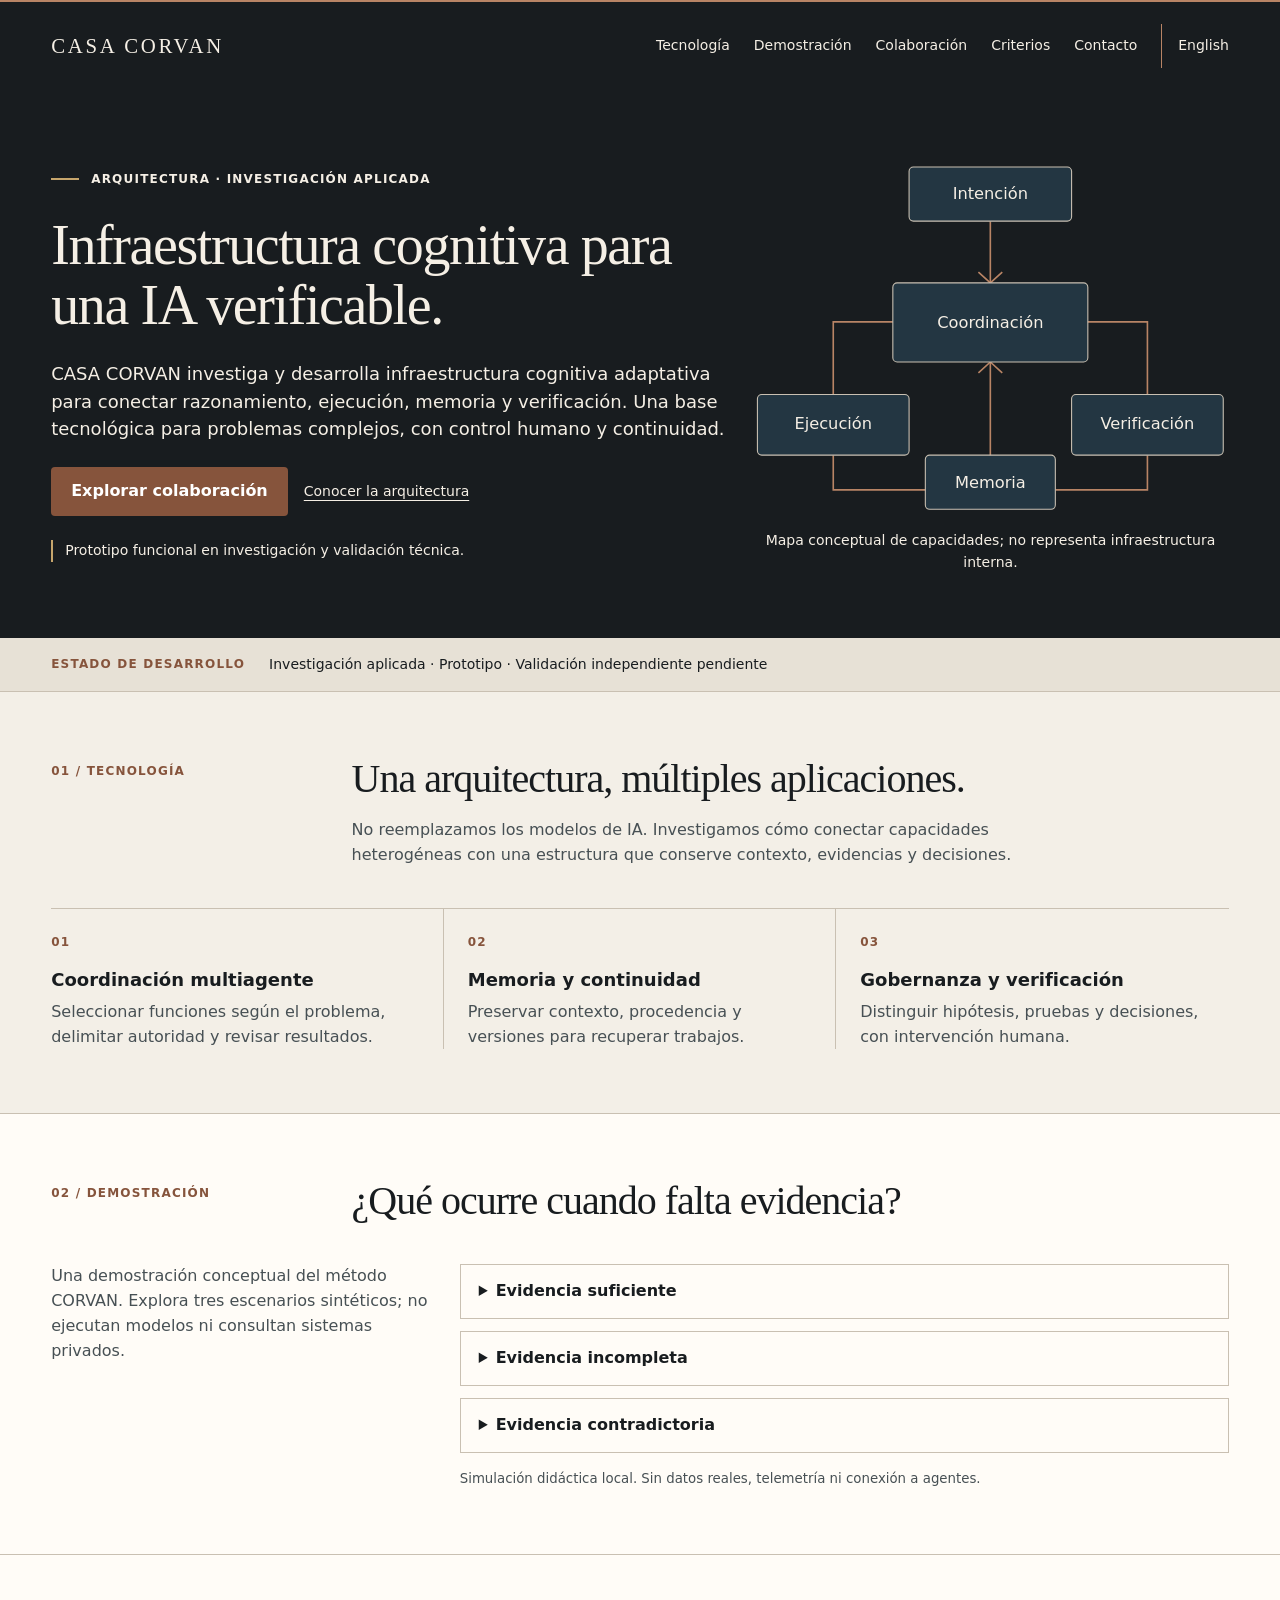
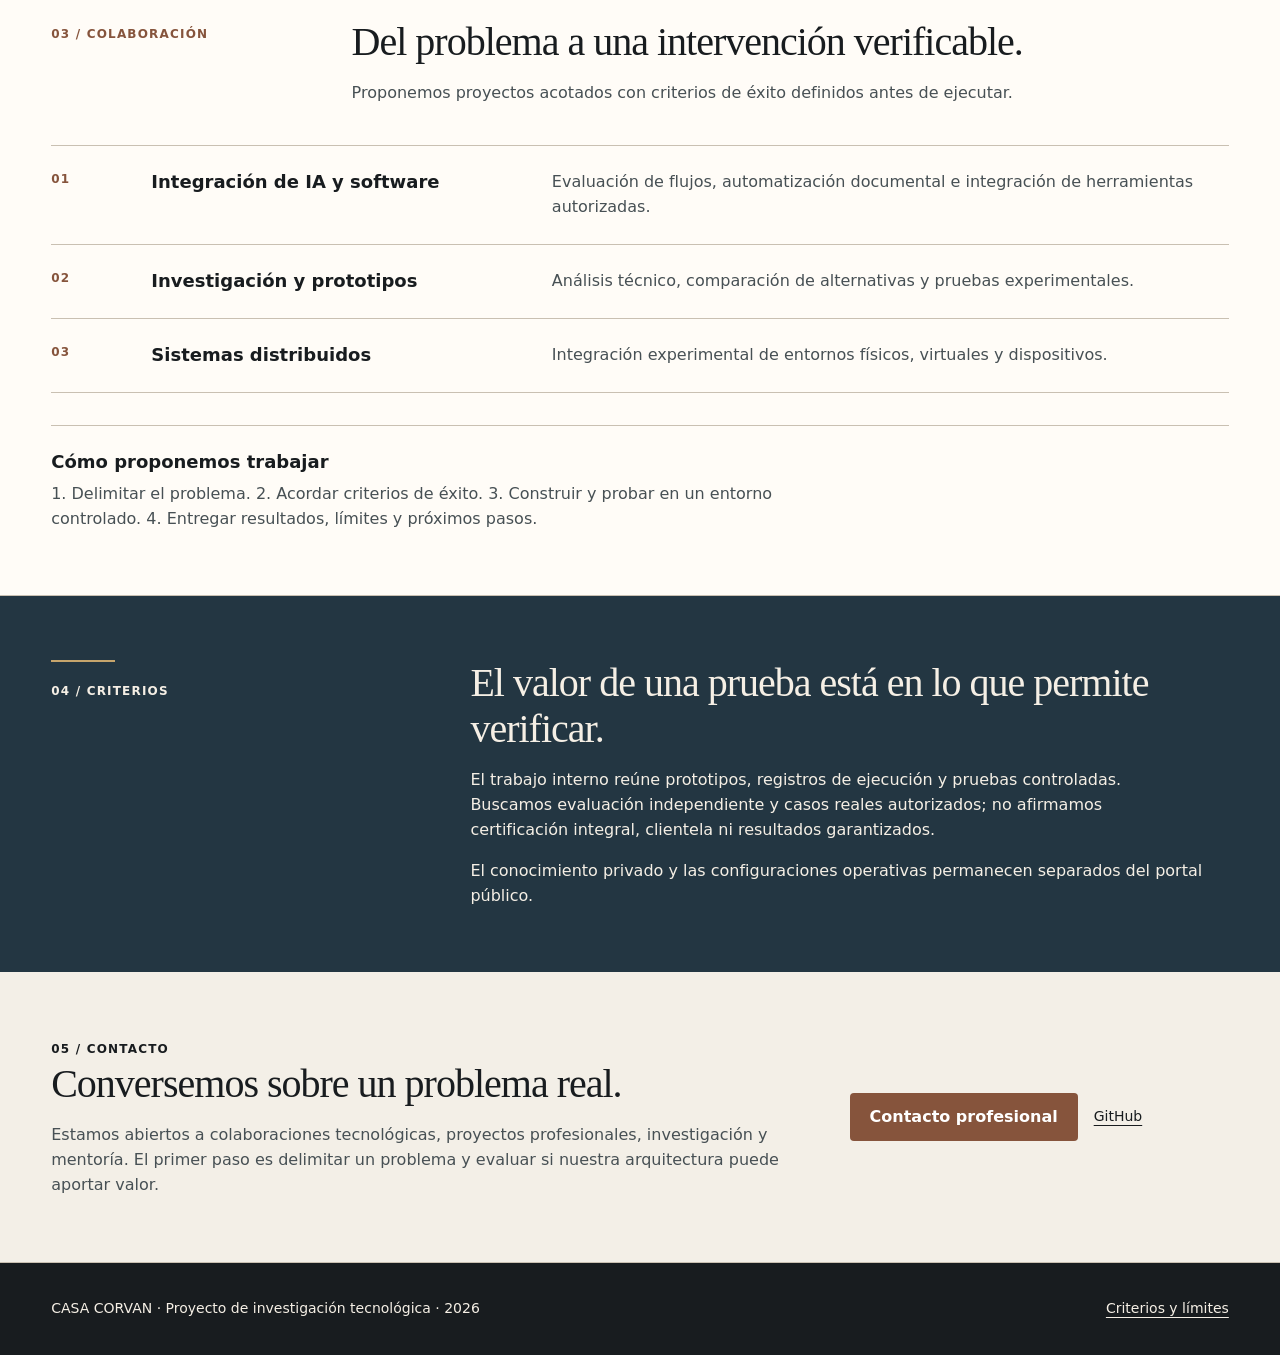
<file: index.html>
<!doctype html>
<html lang="es"><head><meta charset="utf-8"><meta name="viewport" content="width=device-width,initial-scale=1"><meta name="description" content="Arquitectura de IA, investigación aplicada y sistemas verificables."><meta name="theme-color" content="#181C1F"><link rel="canonical" href="https://fernando-corvan.github.io/"><link rel="alternate" hreflang="es" href="https://fernando-corvan.github.io/"><link rel="alternate" hreflang="en" href="https://fernando-corvan.github.io/en.html"><link rel="alternate" hreflang="x-default" href="https://fernando-corvan.github.io/"><meta property="og:type" content="website"><meta property="og:title" content="CASA CORVAN | Infraestructura cognitiva"><title>CASA CORVAN | Infraestructura cognitiva</title><link rel="stylesheet" href="style.css"></head>
<body><a class="skip" href="#contenido">Saltar al contenido</a><header class="header"><div class="wrap head"><a class="brand" href="#inicio">CASA CORVAN</a><nav class="nav" aria-label="Navegación principal"><a href="#tecnologia">Tecnología</a><a href="#demostracion">Demostración</a><a href="#colaboracion">Colaboración</a><a href="#criterios">Criterios</a><a href="#contacto">Contacto</a><a class="lang" href="en.html" hreflang="en">English</a></nav></div></header><main id="contenido">
<section class="hero" id="inicio"><div class="wrap hero-grid"><div class="hero-copy"><span class="eyebrow">Arquitectura · Investigación aplicada</span><h1>Infraestructura cognitiva para una IA verificable.</h1><p>CASA CORVAN investiga y desarrolla infraestructura cognitiva adaptativa para conectar razonamiento, ejecución, memoria y verificación. Una base tecnológica para problemas complejos, con control humano y continuidad.</p><div class="actions"><a class="button" href="#contacto">Explorar colaboración</a><a class="textlink" href="#tecnologia">Conocer la arquitectura</a></div><p class="note">Prototipo funcional en investigación y validación técnica.</p></div><figure class="hero-figure"><svg viewBox="0 0 440 340" role="img" aria-label="Mapa conceptual de capacidades; no representa infraestructura interna." xmlns="http://www.w3.org/2000/svg"><g fill="none" stroke="#B88465" stroke-width="1.5"><path d="M220 62V119M150 155H75V222M290 155H365V222M75 278V310H365V278M220 310V192"/><path d="M209 109L220 119L231 109M209 202L220 192L231 202"/></g><g fill="#233642" stroke="#C9C0B2"><rect x="145" y="12" width="150" height="50" rx="4"/><rect x="130" y="119" width="180" height="73" rx="4"/><rect x="5" y="222" width="140" height="56" rx="4"/><rect x="295" y="222" width="140" height="56" rx="4"/><rect x="160" y="278" width="120" height="50" rx="4"/></g><g fill="#F5EFE5" text-anchor="middle" font-size="15" font-family="system-ui,sans-serif"><text x="220" y="42">Intención</text><text x="220" y="161">Coordinación</text><text x="75" y="254">Ejecución</text><text x="365" y="254">Verificación</text><text x="220" y="308">Memoria</text></g></svg><figcaption>Mapa conceptual de capacidades; no representa infraestructura interna.</figcaption></figure></div></section>
<div class="strip"><div class="wrap"><strong>Estado de desarrollo</strong><span>Investigación aplicada · Prototipo · Validación independiente pendiente</span></div></div>
<span class="legacy-anchor" id="proyectos"></span><section class="section" id="tecnologia"><div class="wrap"><div class="section-head"><span class="label">01 / Tecnología</span><div><h2>Una arquitectura, múltiples aplicaciones.</h2><p>No reemplazamos los modelos de IA. Investigamos cómo conectar capacidades heterogéneas con una estructura que conserve contexto, evidencias y decisiones.</p></div></div><div class="columns"><article><div class="ordinal">01</div><h3>Coordinación multiagente</h3><p>Seleccionar funciones según el problema, delimitar autoridad y revisar resultados.</p></article><article><div class="ordinal">02</div><h3>Memoria y continuidad</h3><p>Preservar contexto, procedencia y versiones para recuperar trabajos.</p></article><article><div class="ordinal">03</div><h3>Gobernanza y verificación</h3><p>Distinguir hipótesis, pruebas y decisiones, con intervención humana.</p></article></div></div></section>
<section class="section paper" id="demostracion"><div class="wrap"><div class="section-head"><span class="label">02 / Demostración</span><div><h2>¿Qué ocurre cuando falta evidencia?</h2></div></div><div class="demo"><p class="demo-intro">Una demostración conceptual del método CORVAN. Explora tres escenarios sintéticos; no ejecutan modelos ni consultan sistemas privados.</p><div><details><summary>Evidencia suficiente</summary><p>Resultado: continuar a revisión humana. La evidencia corresponde a la afirmación y permite evaluarla; no implica aprobación automática.</p></details><details><summary>Evidencia incompleta</summary><p>Resultado: solicitar información faltante. La hipótesis se mantiene abierta y no se presenta como hecho.</p></details><details><summary>Evidencia contradictoria</summary><p>Resultado: detener la conclusión. Revisar la procedencia y resolver el conflicto antes de decidir.</p></details><small>Simulación didáctica local. Sin datos reales, telemetría ni conexión a agentes.</small></div></div></div></section>
<section class="section paper" id="colaboracion"><div class="wrap"><div class="section-head"><span class="label">03 / Colaboración</span><div><h2>Del problema a una intervención verificable.</h2><p>Proponemos proyectos acotados con criterios de éxito definidos antes de ejecutar.</p></div></div><div class="rows"><article><span class="ordinal">01</span><h3>Integración de IA y software</h3><p>Evaluación de flujos, automatización documental e integración de herramientas autorizadas.</p></article><article><span class="ordinal">02</span><h3>Investigación y prototipos</h3><p>Análisis técnico, comparación de alternativas y pruebas experimentales.</p></article><article><span class="ordinal">03</span><h3>Sistemas distribuidos</h3><p>Integración experimental de entornos físicos, virtuales y dispositivos.</p></article></div><div class="method"><h3>Cómo proponemos trabajar</h3><p>1. Delimitar el problema. 2. Acordar criterios de éxito. 3. Construir y probar en un entorno controlado. 4. Entregar resultados, límites y próximos pasos.</p></div></div></section>
<span class="legacy-anchor" id="memoria"></span><span class="legacy-anchor" id="principios"></span><section class="band" id="criterios"><div class="wrap"><div><div class="rule"></div><span class="label">04 / Criterios</span></div><div><h2>El valor de una prueba está en lo que permite verificar.</h2><p>El trabajo interno reúne prototipos, registros de ejecución y pruebas controladas. Buscamos evaluación independiente y casos reales autorizados; no afirmamos certificación integral, clientela ni resultados garantizados.</p><p>El conocimiento privado y las configuraciones operativas permanecen separados del portal público.</p></div></div></section>
<section class="section" id="contacto"><div class="wrap contact"><div><span class="label">05 / Contacto</span><h2>Conversemos sobre un problema real.</h2><p>Estamos abiertos a colaboraciones tecnológicas, proyectos profesionales, investigación y mentoría. El primer paso es delimitar un problema y evaluar si nuestra arquitectura puede aportar valor.</p></div><div class="actions"><a class="button" href="https://www.linkedin.com/in/juan-fernando-segundo-lopez">Contacto profesional</a><a class="textlink" href="https://github.com/Fernando-corvan">GitHub</a></div></div></section>
</main><footer class="footer"><div class="wrap"><span>CASA CORVAN · Proyecto de investigación tecnológica · 2026</span><a href="#criterios">Criterios y límites</a></div></footer></body></html>
</file>
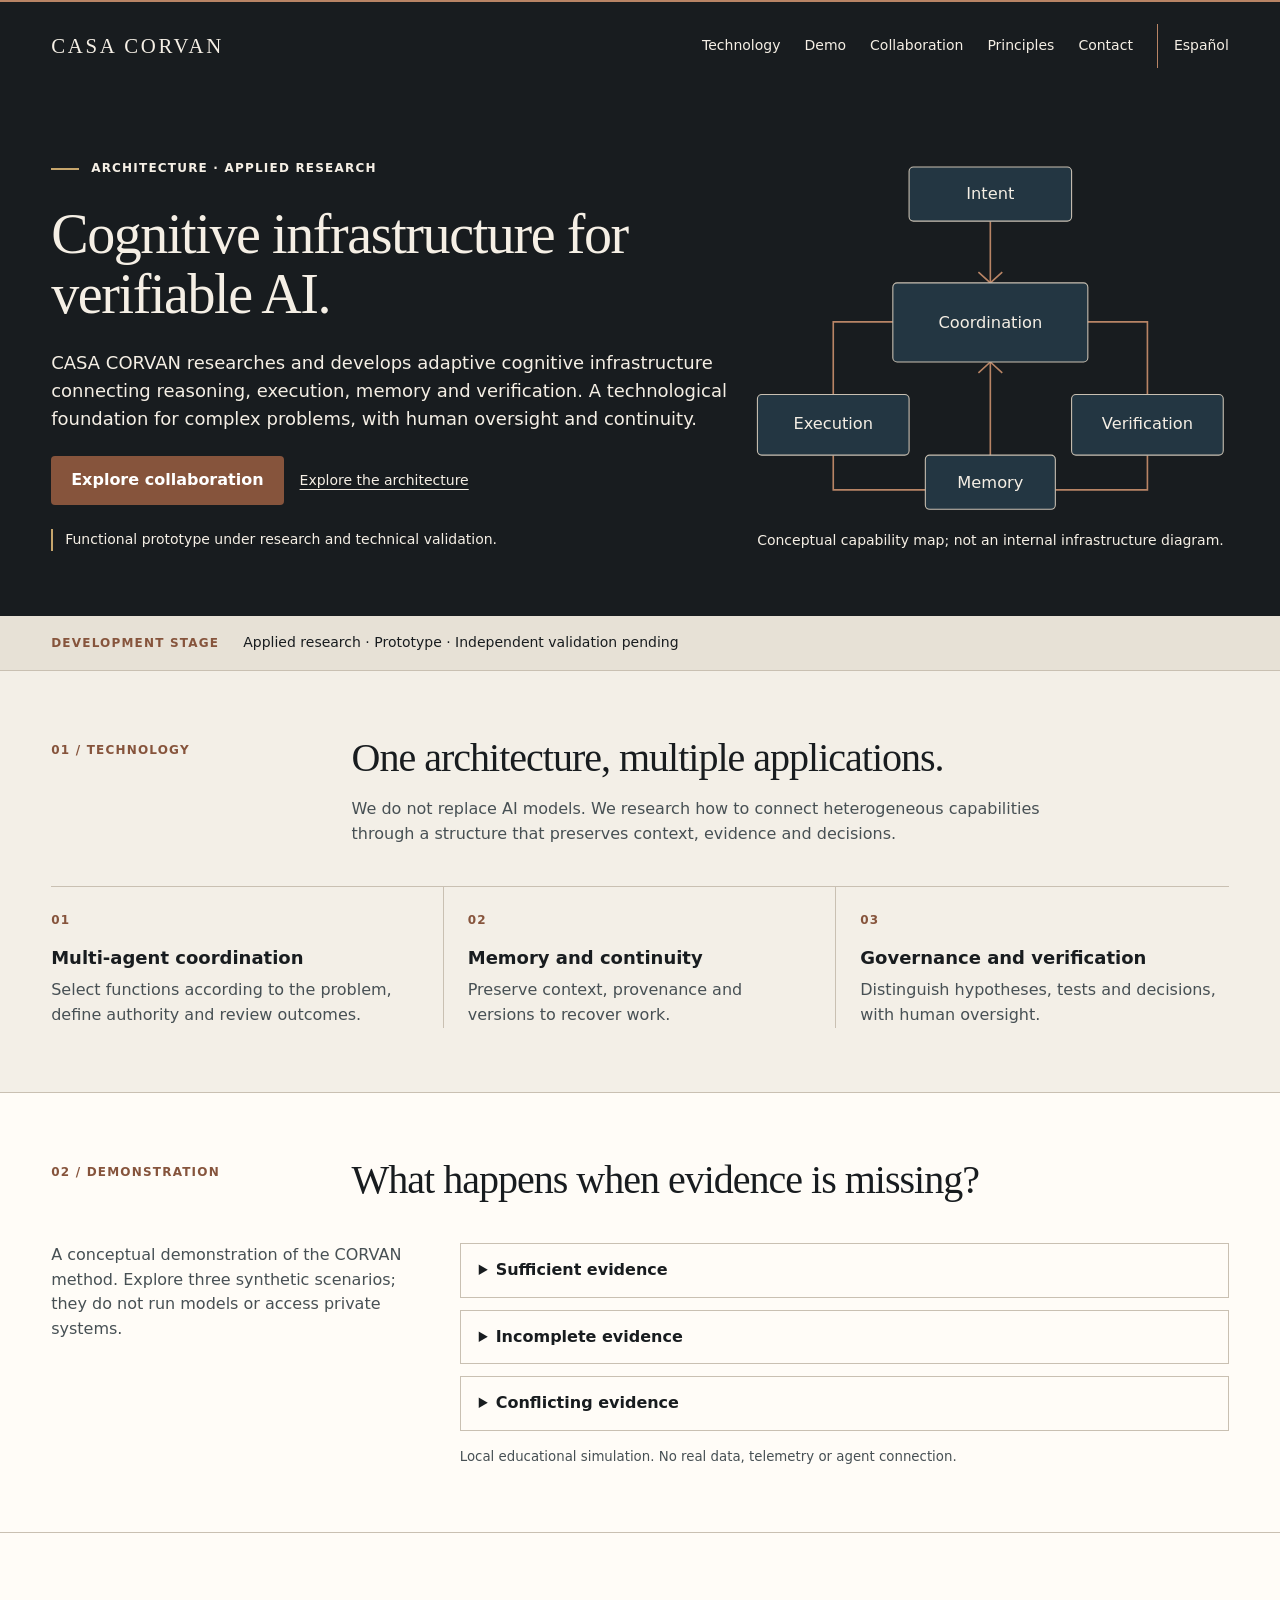
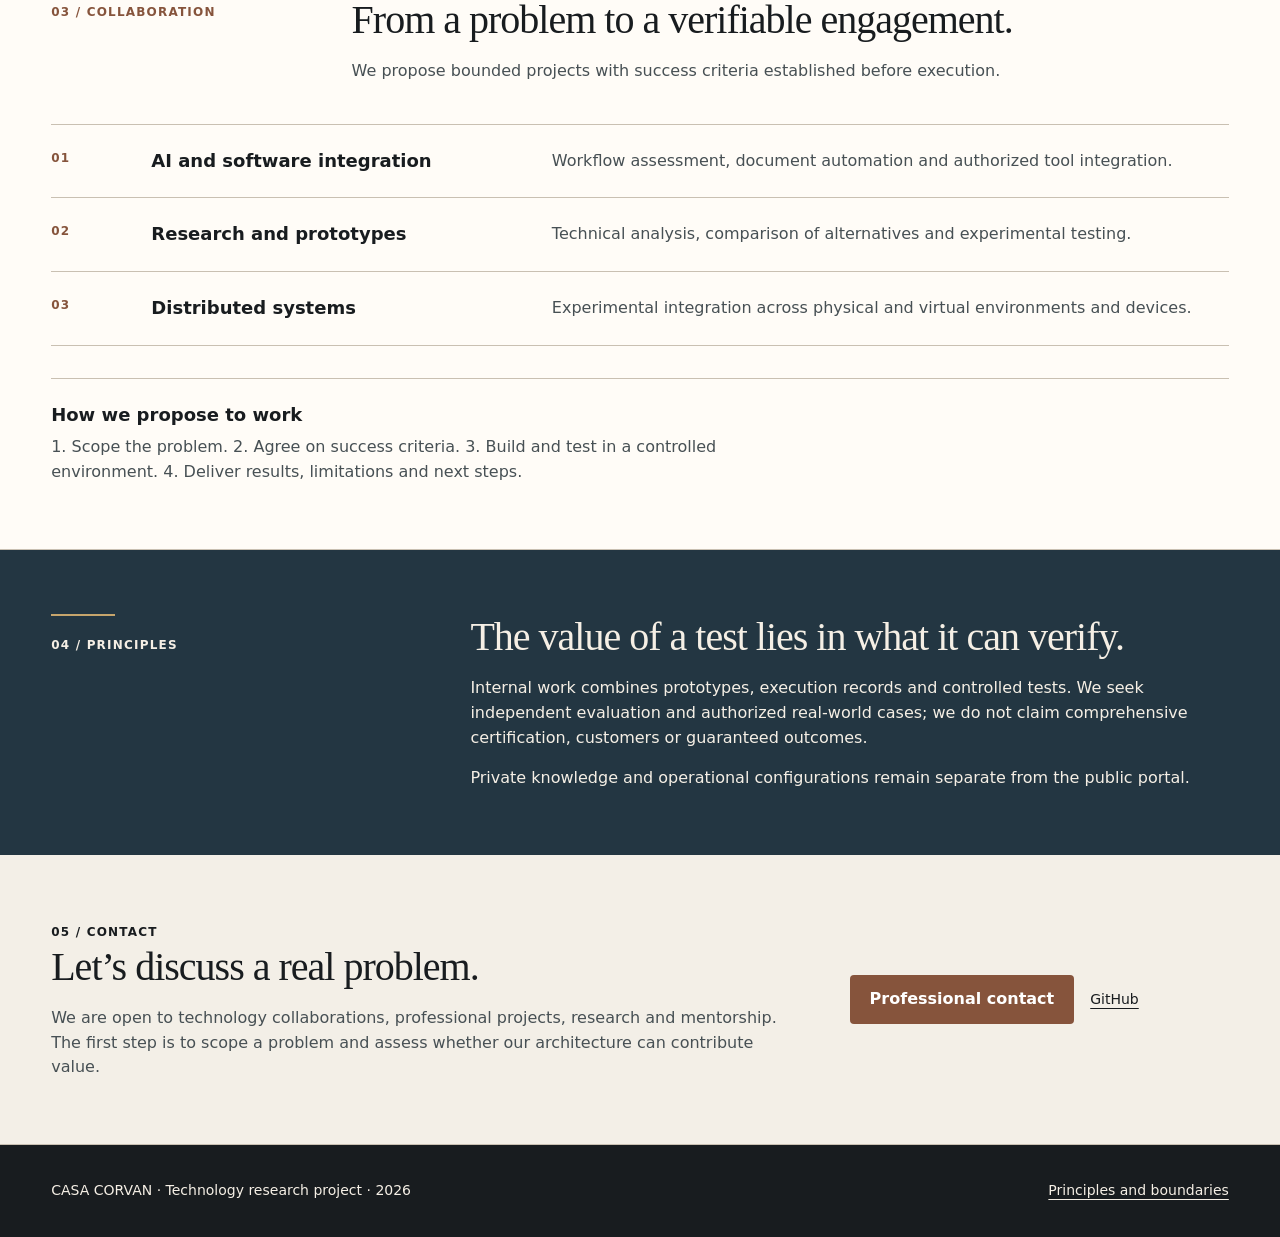
<file: en.html>
<!doctype html>
<html lang="en"><head><meta charset="utf-8"><meta name="viewport" content="width=device-width,initial-scale=1"><meta name="description" content="AI architecture, applied research and verifiable systems."><meta name="theme-color" content="#181C1F"><link rel="canonical" href="https://fernando-corvan.github.io/en.html"><link rel="alternate" hreflang="es" href="https://fernando-corvan.github.io/"><link rel="alternate" hreflang="en" href="https://fernando-corvan.github.io/en.html"><link rel="alternate" hreflang="x-default" href="https://fernando-corvan.github.io/"><meta property="og:type" content="website"><meta property="og:title" content="CASA CORVAN | Cognitive Infrastructure"><title>CASA CORVAN | Cognitive Infrastructure</title><link rel="stylesheet" href="style.css"></head>
<body><a class="skip" href="#contenido">Skip to content</a><header class="header"><div class="wrap head"><a class="brand" href="#inicio">CASA CORVAN</a><nav class="nav" aria-label="Main navigation"><a href="#tecnologia">Technology</a><a href="#demostracion">Demo</a><a href="#colaboracion">Collaboration</a><a href="#criterios">Principles</a><a href="#contacto">Contact</a><a class="lang" href="index.html" hreflang="es">Español</a></nav></div></header><main id="contenido">
<section class="hero" id="inicio"><div class="wrap hero-grid"><div class="hero-copy"><span class="eyebrow">Architecture · Applied research</span><h1>Cognitive infrastructure for verifiable AI.</h1><p>CASA CORVAN researches and develops adaptive cognitive infrastructure connecting reasoning, execution, memory and verification. A technological foundation for complex problems, with human oversight and continuity.</p><div class="actions"><a class="button" href="#contacto">Explore collaboration</a><a class="textlink" href="#tecnologia">Explore the architecture</a></div><p class="note">Functional prototype under research and technical validation.</p></div><figure class="hero-figure"><svg viewBox="0 0 440 340" role="img" aria-label="Conceptual capability map; not an internal infrastructure diagram." xmlns="http://www.w3.org/2000/svg"><g fill="none" stroke="#B88465" stroke-width="1.5"><path d="M220 62V119M150 155H75V222M290 155H365V222M75 278V310H365V278M220 310V192"/><path d="M209 109L220 119L231 109M209 202L220 192L231 202"/></g><g fill="#233642" stroke="#C9C0B2"><rect x="145" y="12" width="150" height="50" rx="4"/><rect x="130" y="119" width="180" height="73" rx="4"/><rect x="5" y="222" width="140" height="56" rx="4"/><rect x="295" y="222" width="140" height="56" rx="4"/><rect x="160" y="278" width="120" height="50" rx="4"/></g><g fill="#F5EFE5" text-anchor="middle" font-size="15" font-family="system-ui,sans-serif"><text x="220" y="42">Intent</text><text x="220" y="161">Coordination</text><text x="75" y="254">Execution</text><text x="365" y="254">Verification</text><text x="220" y="308">Memory</text></g></svg><figcaption>Conceptual capability map; not an internal infrastructure diagram.</figcaption></figure></div></section>
<div class="strip"><div class="wrap"><strong>Development stage</strong><span>Applied research · Prototype · Independent validation pending</span></div></div>
<span class="legacy-anchor" id="proyectos"></span><section class="section" id="tecnologia"><div class="wrap"><div class="section-head"><span class="label">01 / Technology</span><div><h2>One architecture, multiple applications.</h2><p>We do not replace AI models. We research how to connect heterogeneous capabilities through a structure that preserves context, evidence and decisions.</p></div></div><div class="columns"><article><div class="ordinal">01</div><h3>Multi-agent coordination</h3><p>Select functions according to the problem, define authority and review outcomes.</p></article><article><div class="ordinal">02</div><h3>Memory and continuity</h3><p>Preserve context, provenance and versions to recover work.</p></article><article><div class="ordinal">03</div><h3>Governance and verification</h3><p>Distinguish hypotheses, tests and decisions, with human oversight.</p></article></div></div></section>
<section class="section paper" id="demostracion"><div class="wrap"><div class="section-head"><span class="label">02 / Demonstration</span><div><h2>What happens when evidence is missing?</h2></div></div><div class="demo"><p class="demo-intro">A conceptual demonstration of the CORVAN method. Explore three synthetic scenarios; they do not run models or access private systems.</p><div><details><summary>Sufficient evidence</summary><p>Outcome: proceed to human review. Evidence matches the claim and supports evaluation; this does not imply automatic approval.</p></details><details><summary>Incomplete evidence</summary><p>Outcome: request missing information. The hypothesis remains open and is not presented as fact.</p></details><details><summary>Conflicting evidence</summary><p>Outcome: stop the conclusion. Review provenance and resolve the conflict before deciding.</p></details><small>Local educational simulation. No real data, telemetry or agent connection.</small></div></div></div></section>
<section class="section paper" id="colaboracion"><div class="wrap"><div class="section-head"><span class="label">03 / Collaboration</span><div><h2>From a problem to a verifiable engagement.</h2><p>We propose bounded projects with success criteria established before execution.</p></div></div><div class="rows"><article><span class="ordinal">01</span><h3>AI and software integration</h3><p>Workflow assessment, document automation and authorized tool integration.</p></article><article><span class="ordinal">02</span><h3>Research and prototypes</h3><p>Technical analysis, comparison of alternatives and experimental testing.</p></article><article><span class="ordinal">03</span><h3>Distributed systems</h3><p>Experimental integration across physical and virtual environments and devices.</p></article></div><div class="method"><h3>How we propose to work</h3><p>1. Scope the problem. 2. Agree on success criteria. 3. Build and test in a controlled environment. 4. Deliver results, limitations and next steps.</p></div></div></section>
<span class="legacy-anchor" id="memoria"></span><span class="legacy-anchor" id="principios"></span><section class="band" id="criterios"><div class="wrap"><div><div class="rule"></div><span class="label">04 / Principles</span></div><div><h2>The value of a test lies in what it can verify.</h2><p>Internal work combines prototypes, execution records and controlled tests. We seek independent evaluation and authorized real-world cases; we do not claim comprehensive certification, customers or guaranteed outcomes.</p><p>Private knowledge and operational configurations remain separate from the public portal.</p></div></div></section>
<section class="section" id="contacto"><div class="wrap contact"><div><span class="label">05 / Contact</span><h2>Let’s discuss a real problem.</h2><p>We are open to technology collaborations, professional projects, research and mentorship. The first step is to scope a problem and assess whether our architecture can contribute value.</p></div><div class="actions"><a class="button" href="https://www.linkedin.com/in/juan-fernando-segundo-lopez">Professional contact</a><a class="textlink" href="https://github.com/Fernando-corvan">GitHub</a></div></div></section>
</main><footer class="footer"><div class="wrap"><span>CASA CORVAN · Technology research project · 2026</span><a href="#criterios">Principles and boundaries</a></div></footer></body></html>
</file>
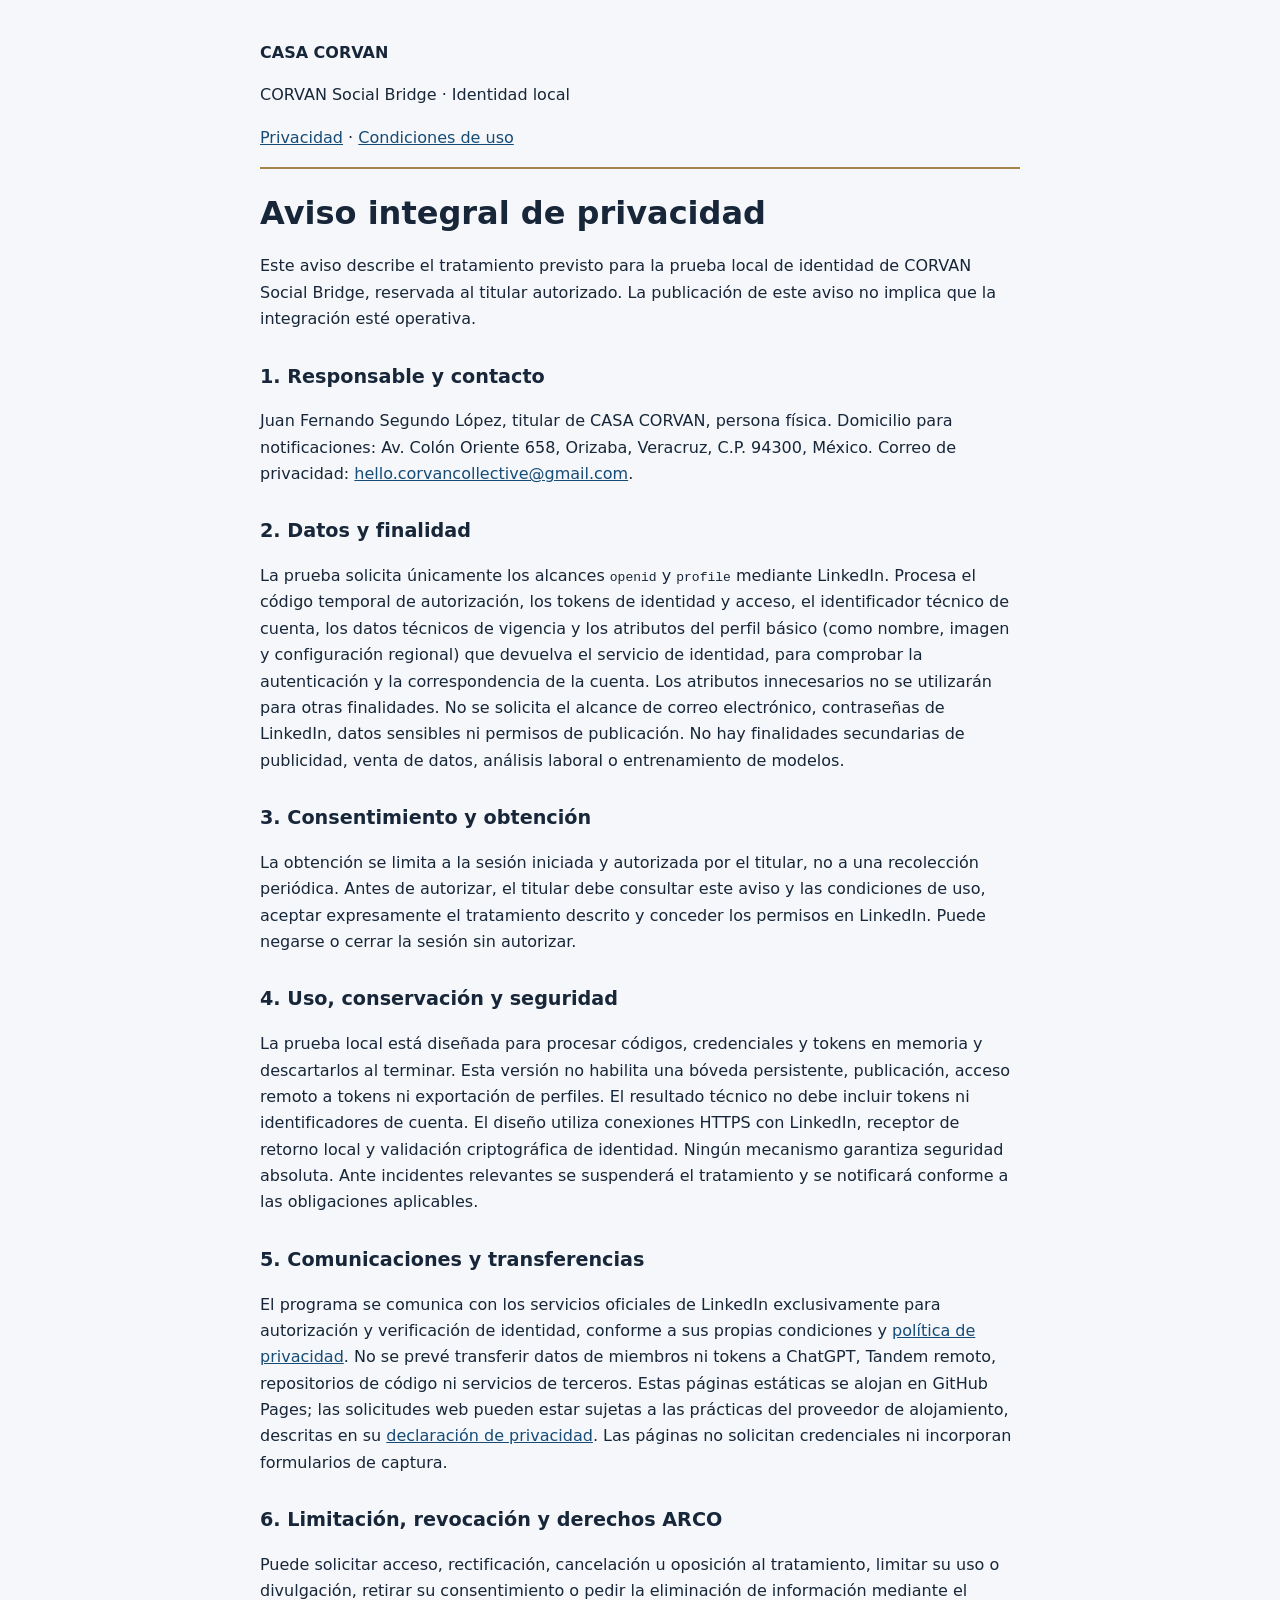
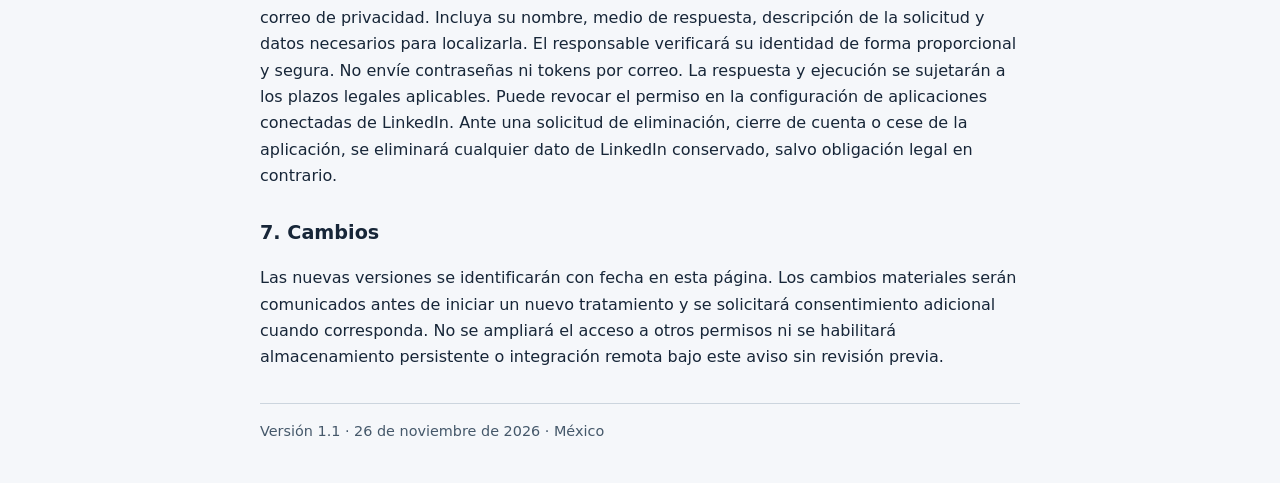
<file: privacy.html>
<!doctype html>
<html lang="es-MX"><head><meta charset="utf-8"><meta name="viewport" content="width=device-width,initial-scale=1"><meta name="referrer" content="no-referrer"><title>Aviso integral de privacidad | CASA CORVAN</title><style>body{font-family:system-ui,-apple-system,sans-serif;line-height:1.65;color:#172638;background:#f5f7fa;margin:0}main{max-width:760px;margin:auto;padding:40px 24px}header{border-bottom:2px solid #a68349;padding-bottom:16px;margin-bottom:26px}h1{font-size:2rem;line-height:1.15}h2{font-size:1.2rem;margin-top:28px}a{color:#164b76}footer{margin-top:32px;border-top:1px solid #ccd5de;padding-top:16px;color:#45586a;font-size:.9rem}</style></head><body><main><header><strong>CASA CORVAN</strong><p>CORVAN Social Bridge · Identidad local</p><nav><a href="./privacy.html">Privacidad</a> · <a href="./terms.html">Condiciones de uso</a></nav></header><h1>Aviso integral de privacidad</h1><p>Este aviso describe el tratamiento previsto para la prueba local de identidad de CORVAN Social Bridge, reservada al titular autorizado. La publicación de este aviso no implica que la integración esté operativa.</p>
<h2>1. Responsable y contacto</h2><p>Juan Fernando Segundo López, titular de CASA CORVAN, persona física. Domicilio para notificaciones: Av. Colón Oriente 658, Orizaba, Veracruz, C.P. 94300, México. Correo de privacidad: <a href="mailto:hello.corvancollective@gmail.com">hello.corvancollective@gmail.com</a>.</p>
<h2>2. Datos y finalidad</h2><p>La prueba solicita únicamente los alcances <code>openid</code> y <code>profile</code> mediante LinkedIn. Procesa el código temporal de autorización, los tokens de identidad y acceso, el identificador técnico de cuenta, los datos técnicos de vigencia y los atributos del perfil básico (como nombre, imagen y configuración regional) que devuelva el servicio de identidad, para comprobar la autenticación y la correspondencia de la cuenta. Los atributos innecesarios no se utilizarán para otras finalidades. No se solicita el alcance de correo electrónico, contraseñas de LinkedIn, datos sensibles ni permisos de publicación. No hay finalidades secundarias de publicidad, venta de datos, análisis laboral o entrenamiento de modelos.</p>
<h2>3. Consentimiento y obtención</h2><p>La obtención se limita a la sesión iniciada y autorizada por el titular, no a una recolección periódica. Antes de autorizar, el titular debe consultar este aviso y las condiciones de uso, aceptar expresamente el tratamiento descrito y conceder los permisos en LinkedIn. Puede negarse o cerrar la sesión sin autorizar.</p>
<h2>4. Uso, conservación y seguridad</h2><p>La prueba local está diseñada para procesar códigos, credenciales y tokens en memoria y descartarlos al terminar. Esta versión no habilita una bóveda persistente, publicación, acceso remoto a tokens ni exportación de perfiles. El resultado técnico no debe incluir tokens ni identificadores de cuenta. El diseño utiliza conexiones HTTPS con LinkedIn, receptor de retorno local y validación criptográfica de identidad. Ningún mecanismo garantiza seguridad absoluta. Ante incidentes relevantes se suspenderá el tratamiento y se notificará conforme a las obligaciones aplicables.</p>
<h2>5. Comunicaciones y transferencias</h2><p>El programa se comunica con los servicios oficiales de LinkedIn exclusivamente para autorización y verificación de identidad, conforme a sus propias condiciones y <a href="https://www.linkedin.com/legal/privacy-policy">política de privacidad</a>. No se prevé transferir datos de miembros ni tokens a ChatGPT, Tandem remoto, repositorios de código ni servicios de terceros. Estas páginas estáticas se alojan en GitHub Pages; las solicitudes web pueden estar sujetas a las prácticas del proveedor de alojamiento, descritas en su <a href="https://docs.github.com/site-policy/privacy-policies/github-general-privacy-statement">declaración de privacidad</a>. Las páginas no solicitan credenciales ni incorporan formularios de captura.</p>
<h2>6. Limitación, revocación y derechos ARCO</h2><p>Puede solicitar acceso, rectificación, cancelación u oposición al tratamiento, limitar su uso o divulgación, retirar su consentimiento o pedir la eliminación de información mediante el correo de privacidad. Incluya su nombre, medio de respuesta, descripción de la solicitud y datos necesarios para localizarla. El responsable verificará su identidad de forma proporcional y segura. No envíe contraseñas ni tokens por correo. La respuesta y ejecución se sujetarán a los plazos legales aplicables. Puede revocar el permiso en la configuración de aplicaciones conectadas de LinkedIn. Ante una solicitud de eliminación, cierre de cuenta o cese de la aplicación, se eliminará cualquier dato de LinkedIn conservado, salvo obligación legal en contrario.</p>
<h2>7. Cambios</h2><p>Las nuevas versiones se identificarán con fecha en esta página. Los cambios materiales serán comunicados antes de iniciar un nuevo tratamiento y se solicitará consentimiento adicional cuando corresponda. No se ampliará el acceso a otros permisos ni se habilitará almacenamiento persistente o integración remota bajo este aviso sin revisión previa.</p><footer>Versión 1.1 · 26 de noviembre de 2026 · México</footer></main></body></html>
</file>
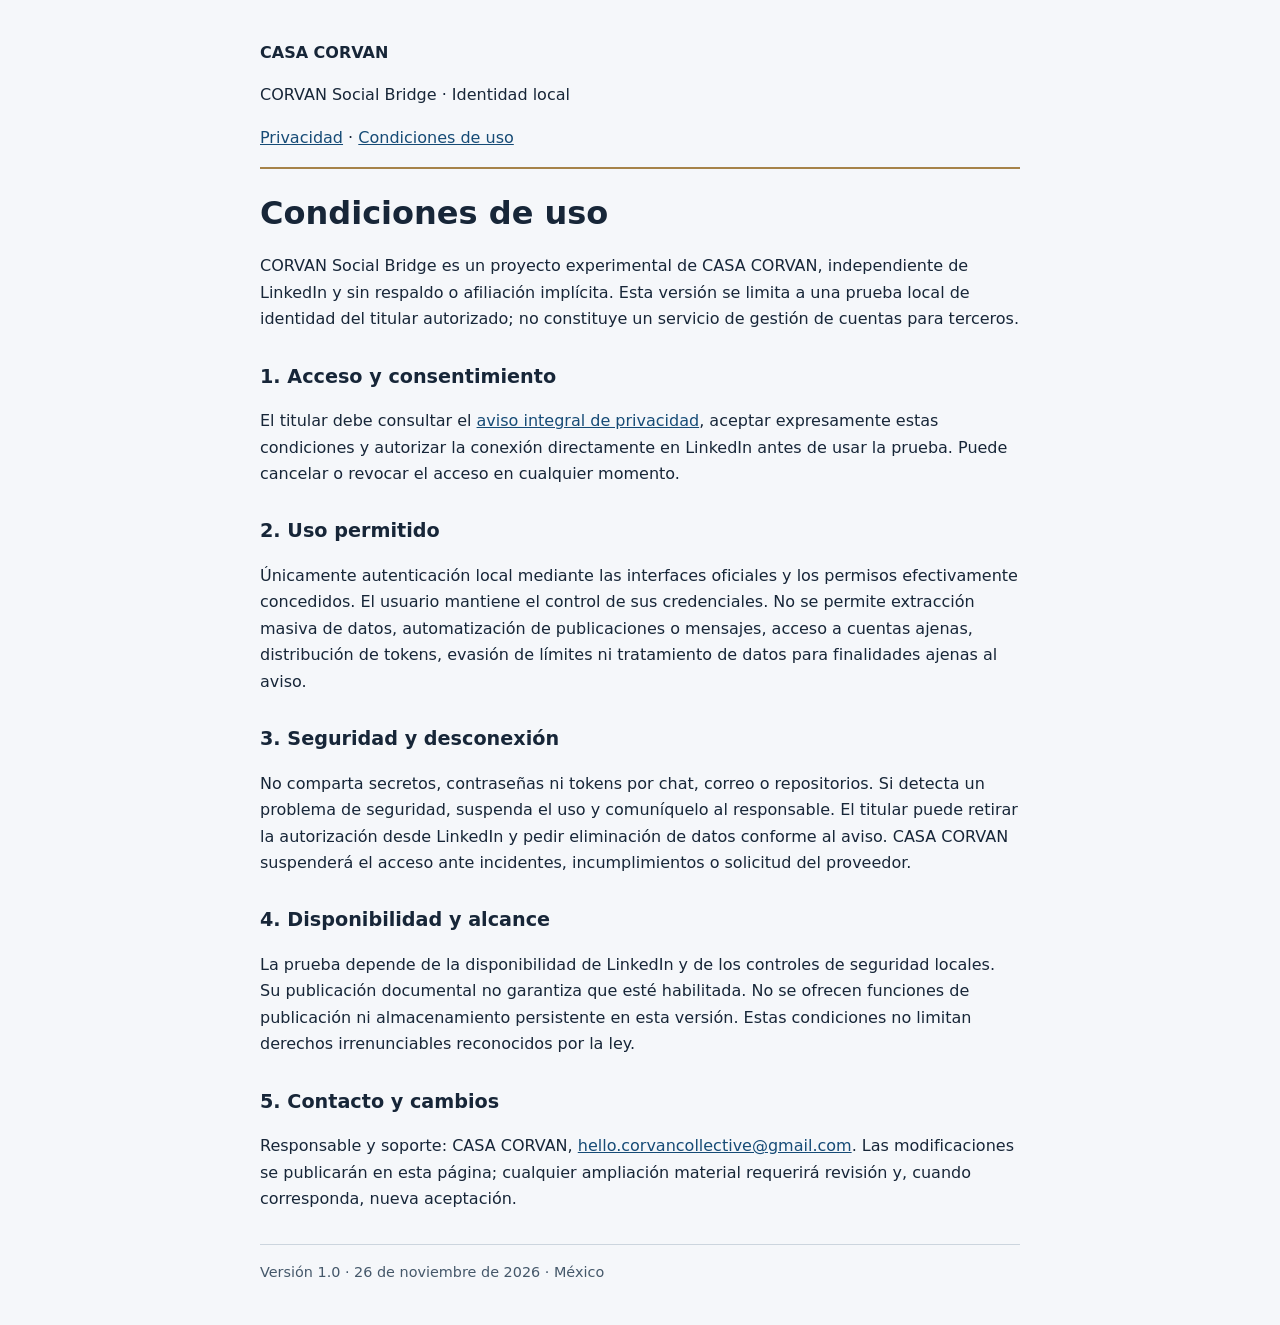
<file: terms.html>
<!doctype html>
<html lang="es-MX"><head><meta charset="utf-8"><meta name="viewport" content="width=device-width,initial-scale=1"><meta name="referrer" content="no-referrer"><title>Condiciones de uso | CASA CORVAN</title><style>body{font-family:system-ui,-apple-system,sans-serif;line-height:1.65;color:#172638;background:#f5f7fa;margin:0}main{max-width:760px;margin:auto;padding:40px 24px}header{border-bottom:2px solid #a68349;padding-bottom:16px;margin-bottom:26px}h1{font-size:2rem;line-height:1.15}h2{font-size:1.2rem;margin-top:28px}a{color:#164b76}footer{margin-top:32px;border-top:1px solid #ccd5de;padding-top:16px;color:#45586a;font-size:.9rem}</style></head><body><main><header><strong>CASA CORVAN</strong><p>CORVAN Social Bridge · Identidad local</p><nav><a href="./privacy.html">Privacidad</a> · <a href="./terms.html">Condiciones de uso</a></nav></header><h1>Condiciones de uso</h1><p>CORVAN Social Bridge es un proyecto experimental de CASA CORVAN, independiente de LinkedIn y sin respaldo o afiliación implícita. Esta versión se limita a una prueba local de identidad del titular autorizado; no constituye un servicio de gestión de cuentas para terceros.</p>
<h2>1. Acceso y consentimiento</h2><p>El titular debe consultar el <a href="./privacy.html">aviso integral de privacidad</a>, aceptar expresamente estas condiciones y autorizar la conexión directamente en LinkedIn antes de usar la prueba. Puede cancelar o revocar el acceso en cualquier momento.</p>
<h2>2. Uso permitido</h2><p>Únicamente autenticación local mediante las interfaces oficiales y los permisos efectivamente concedidos. El usuario mantiene el control de sus credenciales. No se permite extracción masiva de datos, automatización de publicaciones o mensajes, acceso a cuentas ajenas, distribución de tokens, evasión de límites ni tratamiento de datos para finalidades ajenas al aviso.</p>
<h2>3. Seguridad y desconexión</h2><p>No comparta secretos, contraseñas ni tokens por chat, correo o repositorios. Si detecta un problema de seguridad, suspenda el uso y comuníquelo al responsable. El titular puede retirar la autorización desde LinkedIn y pedir eliminación de datos conforme al aviso. CASA CORVAN suspenderá el acceso ante incidentes, incumplimientos o solicitud del proveedor.</p>
<h2>4. Disponibilidad y alcance</h2><p>La prueba depende de la disponibilidad de LinkedIn y de los controles de seguridad locales. Su publicación documental no garantiza que esté habilitada. No se ofrecen funciones de publicación ni almacenamiento persistente en esta versión. Estas condiciones no limitan derechos irrenunciables reconocidos por la ley.</p>
<h2>5. Contacto y cambios</h2><p>Responsable y soporte: CASA CORVAN, <a href="mailto:hello.corvancollective@gmail.com">hello.corvancollective@gmail.com</a>. Las modificaciones se publicarán en esta página; cualquier ampliación material requerirá revisión y, cuando corresponda, nueva aceptación.</p><footer>Versión 1.0 · 26 de noviembre de 2026 · México</footer></main></body></html>
</file>
<file: style.css>
:root{color-scheme:light;--primary:#181C1F;--secondary:#475054;--tertiary:#86543C;--neutral:#F3EFE7;--surface:#FFFCF7;--on-primary:#F5EFE5;--on-tertiary:#FFFFFF;--surface-muted:#E7E1D6;--border:#C9C0B2;--copper:#B88465;--champagne:#C6A56C;--deep-blue:#233642;--focus:#A46645;--serif:Newsreader,Georgia,serif;--sans:Inter,system-ui,sans-serif}*{box-sizing:border-box}html{scroll-behavior:smooth}body{margin:0;background:var(--neutral);color:var(--primary);font:1rem/1.55 var(--sans)}a{color:inherit;text-underline-offset:4px}a:focus-visible{outline:3px solid var(--focus);outline-offset:4px}a:hover{text-decoration:underline}h1,h2,h3,p{margin:0}h1,h2{font-family:var(--serif);font-weight:400;letter-spacing:-.025em}h1{font-size:clamp(2.5rem,5.5vw,3.5rem);line-height:1.08}h2{font-size:clamp(1.75rem,3.7vw,2.5rem);line-height:1.15}h3{font-size:1.125rem;line-height:1.35;font-weight:600}p{max-width:72ch}.wrap{max-width:1280px;margin:auto;padding-inline:clamp(16px,4vw,64px)}.skip{position:absolute;transform:translateY(-180%);padding:12px;background:var(--surface);color:var(--primary);z-index:5}.skip:focus{transform:none}.header{background:var(--primary);color:var(--on-primary);border-top:2px solid var(--copper)}.head{min-height:88px;display:flex;align-items:center;justify-content:space-between;gap:24px}.brand{font:1.3rem/1.2 var(--serif);letter-spacing:.13em;text-decoration:none;display:inline-flex;min-height:44px;align-items:center}.nav{display:flex;gap:24px;align-items:center;flex-wrap:wrap}.nav a{font-size:.875rem;min-height:44px;display:inline-flex;align-items:center;text-decoration:none}.nav a:hover{text-decoration:underline}.lang{border-left:1px solid var(--copper);padding-left:16px}.hero{background:var(--primary);color:var(--on-primary);padding:64px 0}.hero-grid{display:grid;grid-template-columns:repeat(12,minmax(0,1fr));gap:24px;align-items:center}.hero-copy{grid-column:span 7}.hero-figure{grid-column:span 5;min-width:0}.eyebrow,.label{font-size:.75rem;letter-spacing:.1em;text-transform:uppercase;font-weight:600}.eyebrow:before{content:'';display:inline-block;width:28px;height:2px;margin-right:12px;vertical-align:middle;background:var(--champagne)}.hero h1{margin:24px 0}.hero p{font-size:1.125rem;max-width:61ch}.actions{display:flex;flex-wrap:wrap;gap:16px;margin-top:24px;align-items:center}.button{display:inline-flex;align-items:center;justify-content:center;min-height:44px;padding:12px 20px;border-radius:4px;background:var(--tertiary);color:var(--on-tertiary);font-weight:600;text-decoration:none}.textlink{min-height:44px;display:inline-flex;align-items:center;font-size:.875rem}.hero .note{font-size:.875rem;margin-top:24px}.hero-figure svg{display:block;width:100%;height:auto}.hero-figure figcaption{font-size:.875rem;text-align:center;margin-top:8px}.hero-figure{margin:0}.strip{background:var(--surface-muted);border-bottom:1px solid var(--border);padding:16px 0}.strip .wrap{display:flex;flex-wrap:wrap;align-items:center;gap:8px 24px}.strip strong{font-size:.75rem;letter-spacing:.1em;text-transform:uppercase;color:var(--tertiary)}.strip span{font-size:.875rem}.section{padding:64px 0;border-bottom:1px solid var(--border)}.section-head{display:grid;grid-template-columns:repeat(12,minmax(0,1fr));gap:24px;margin-bottom:40px}.section-head .label{grid-column:span 3;color:var(--tertiary);padding-top:6px}.section-head>div{grid-column:span 9}.section-head p{margin-top:16px;color:var(--secondary)}.columns{display:grid;grid-template-columns:repeat(3,minmax(0,1fr));border-top:1px solid var(--border)}.columns article{padding:24px 24px 0 0;border-right:1px solid var(--border)}.columns article+article{padding-left:24px}.columns article:last-child{border-right:0;padding-right:0}.ordinal{font-size:.75rem;font-weight:600;letter-spacing:.1em;color:var(--tertiary);margin-bottom:16px}.columns h3{margin-bottom:8px}.columns p,.rows p{color:var(--secondary)}.paper{background:var(--surface)}.rows{border-top:1px solid var(--border)}.rows article{display:grid;grid-template-columns:repeat(12,minmax(0,1fr));gap:24px;border-bottom:1px solid var(--border);padding:24px 0}.rows .ordinal{grid-column:span 1;margin:0}.rows h3{grid-column:span 4}.rows p{grid-column:span 7}.band{padding:64px 0;background:var(--deep-blue);color:var(--on-primary)}.band .wrap{display:grid;grid-template-columns:1fr 2fr;gap:40px}.band h2{margin-bottom:16px}.band p+p{margin-top:16px}.rule{width:64px;height:2px;background:var(--champagne);margin-bottom:16px}.contact{display:grid;grid-template-columns:2fr 1fr;gap:40px;align-items:center}.contact p{color:var(--secondary);margin-top:16px}.contact .actions{margin:0}.footer{background:var(--primary);color:var(--on-primary);padding:24px 0}.footer .wrap{display:flex;gap:16px;flex-wrap:wrap;justify-content:space-between;font-size:.875rem}.footer a{min-height:44px;display:inline-flex;align-items:center}.footer span{align-self:center}@media(max-width:850px){.hero-grid,.section-head,.rows article{grid-template-columns:repeat(6,minmax(0,1fr))}.hero-copy,.hero-figure,.section-head .label,.section-head>div{grid-column:1/-1}.hero-figure{max-width:520px;margin-inline:auto}.head{align-items:flex-start;flex-direction:column;padding-block:16px;gap:8px}.nav{gap:16px}.rows .ordinal{grid-column:span 1}.rows h3{grid-column:span 2}.rows p{grid-column:span 3}.contact{grid-template-columns:1fr}.band .wrap{grid-template-columns:1fr;gap:24px}}@media(max-width:580px){.hero,.section,.band{padding-block:40px}.hero-grid,.section-head,.columns,.rows article{display:block}.hero-figure{margin-top:32px}.section-head .label{display:block;margin-bottom:16px}.section-head{margin-bottom:24px}.columns article,.columns article+article,.columns article:last-child{padding:24px 0;border-right:0;border-bottom:1px solid var(--border)}.rows h3{margin:8px 0}.nav{gap:4px 16px}.contact{gap:24px}.hero p{font-size:1rem}}@media(prefers-reduced-motion:reduce){html{scroll-behavior:auto}}

.demo{display:grid;grid-template-columns:1fr 2fr;gap:24px}.demo-intro{color:var(--secondary)}.demo details{border:1px solid var(--border);background:var(--surface);margin-bottom:12px}.demo summary{min-height:48px;padding:14px 18px;cursor:pointer;font-weight:600}.demo details p{padding:0 18px 16px;color:var(--secondary)}.demo details[open]{border-left:3px solid var(--tertiary)}.demo small{display:block;margin-top:16px;color:var(--secondary)}.legacy-anchor{display:block;scroll-margin-top:12px}.hero .note{border-left:2px solid var(--champagne);padding-left:12px}.method{margin-top:32px;border-top:1px solid var(--border);padding-top:24px}.method p{margin-top:8px;color:var(--secondary)}@media(max-width:700px){.demo{grid-template-columns:1fr}.nav{gap:4px 12px}}
</file>
